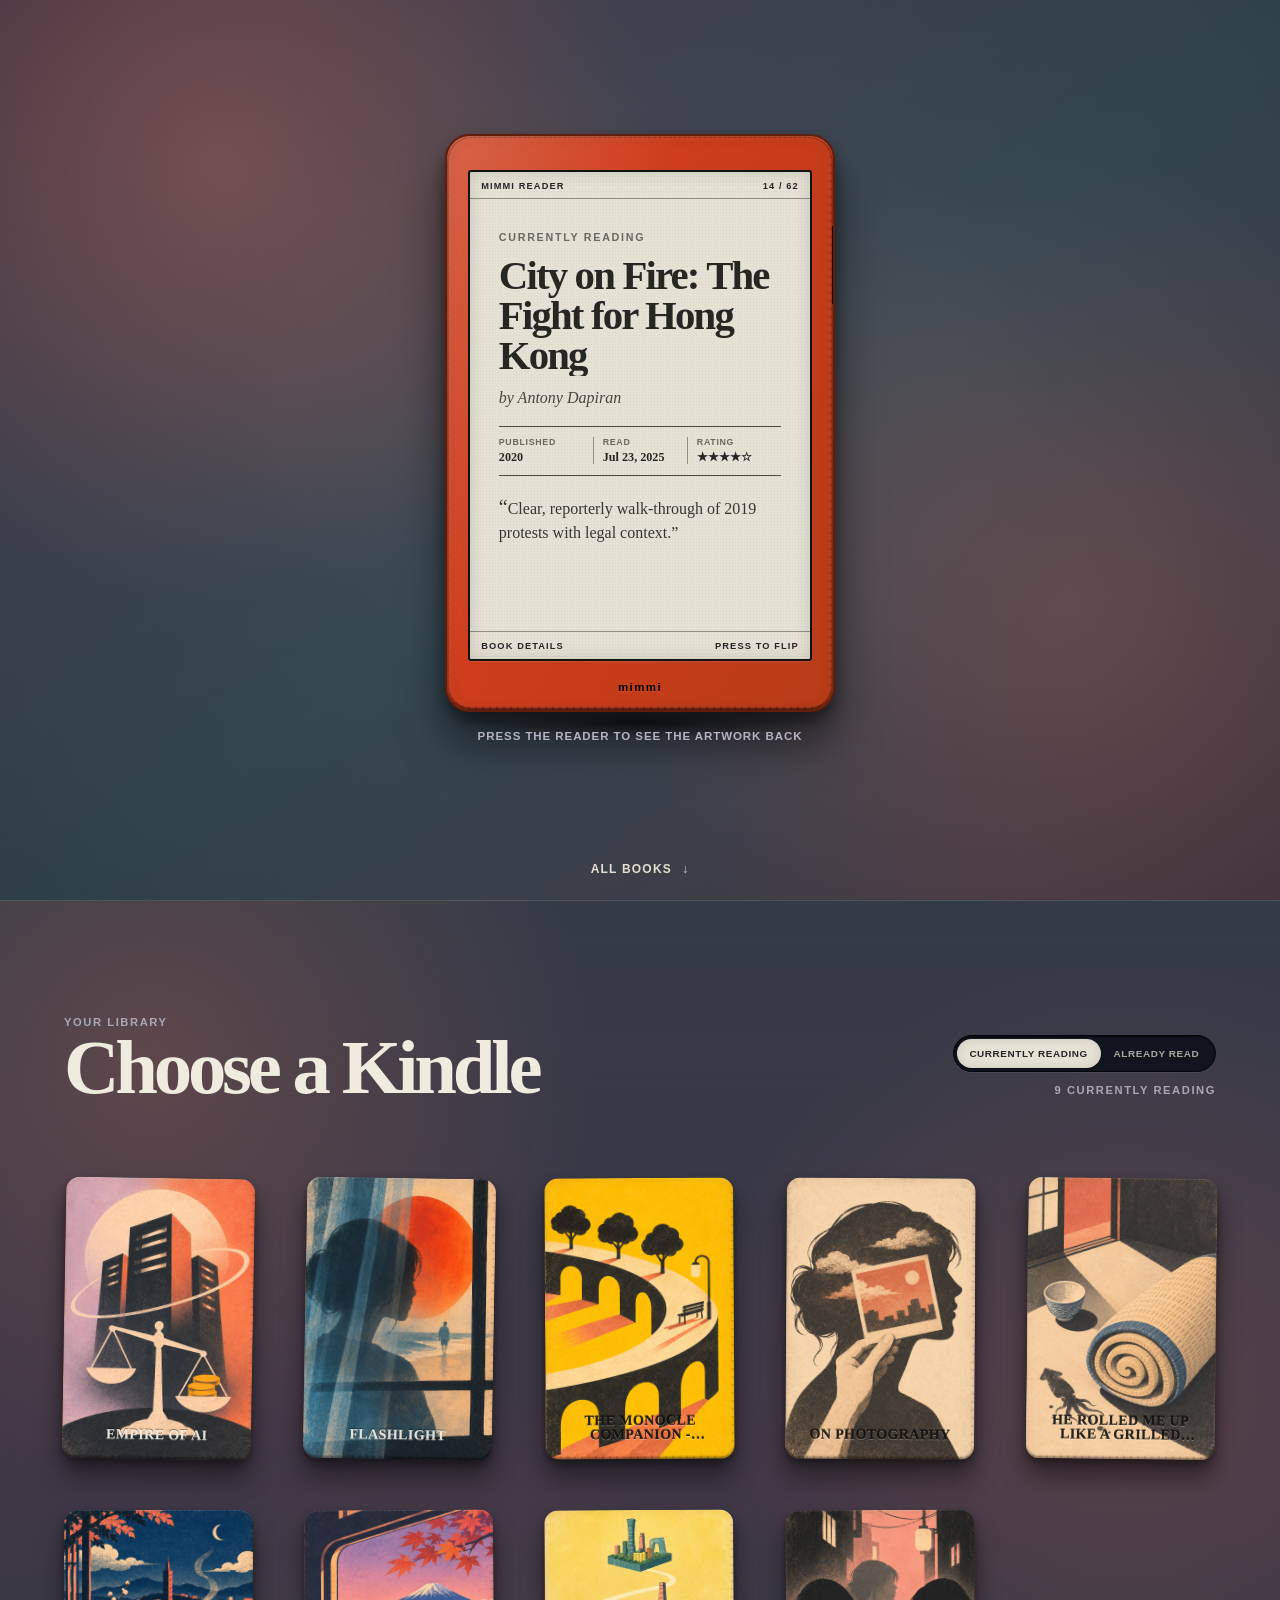
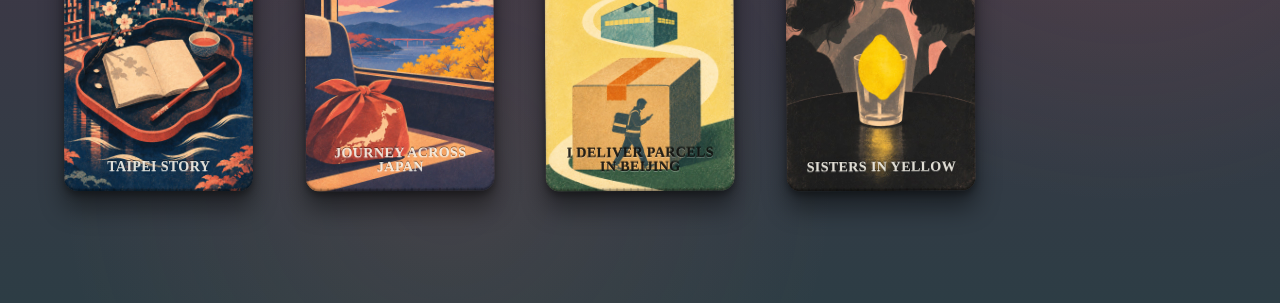
<file: index.html>
<!doctype html>
<html lang="en">
<head>
  <meta charset="utf-8"/>
  <meta name="viewport" content="width=device-width,initial-scale=1"/>
  <meta name="theme-color" content="#3b404c"/>
  <meta name="description" content="Mimmi’s books displayed as a tactile e-ink reader library."/>
  <title>Mimmi’s Kindle Library</title>
  <link rel="stylesheet" href="styles.css?v=20260907-kindle-21"/>
  <script src="script.js?v=20261115-kindle-20" defer></script>
</head>
<body>
  <main>
    <section class="hero" aria-labelledby="bookTitle">
      <div
        id="heroKindle"
        class="kindle"
        role="button"
        tabindex="0"
        aria-pressed="false"
        aria-label="Flip the reader to reveal the artwork back"
      >
        <div class="kindle-inner">
          <article class="kindle-face kindle-front">
            <div class="eink-screen" aria-live="polite">
              <header class="screen-status">
                <span>MIMMI READER</span>
                <span id="screenProgress">LIBRARY</span>
              </header>

              <div class="screen-content">
                <p id="bookStatus" class="screen-kicker">Opening library</p>
                <h1 id="bookTitle">Loading…</h1>
                <p class="screen-author">by <span id="bookAuthor">—</span></p>

                <dl class="screen-details">
                  <div>
                    <dt>Published</dt>
                    <dd id="bookReleased">—</dd>
                  </div>
                  <div>
                    <dt>Read</dt>
                    <dd id="bookRead">—</dd>
                  </div>
                  <div>
                    <dt>Rating</dt>
                    <dd id="bookRating">—</dd>
                  </div>
                </dl>

                <blockquote id="bookNote" class="screen-note">Preparing your next read.</blockquote>
              </div>

              <footer class="screen-footer">
                <span>BOOK DETAILS</span>
                <span>PRESS TO FLIP</span>
              </footer>
            </div>
            <span class="device-mark" aria-hidden="true">mimmi</span>
          </article>

          <article id="kindleBack" class="kindle-face kindle-back" aria-label="Book artwork printed on the reader back">
            <span class="back-seam" aria-hidden="true"></span>
          </article>
        </div>
      </div>

      <p id="flipHint" class="flip-hint">Press the reader to see the artwork back</p>
      <a class="scroll-cue" href="#library">All books <span aria-hidden="true">↓</span></a>
    </section>

    <section id="library" class="library" aria-labelledby="libraryTitle">
      <header class="library-header">
        <p>Your library</p>
        <h2 id="libraryTitle">Choose a Kindle</h2>
        <div class="library-toolbar">
          <div class="library-toggle" role="group" aria-label="Choose library status">
            <button class="filter-button" type="button" data-view="reading" aria-pressed="false">Currently reading</button>
            <button class="filter-button" type="button" data-view="read" aria-pressed="true">Already read</button>
          </div>
          <span id="libraryCount" class="library-count">— books</span>
        </div>
      </header>
      <div id="libraryGrid" class="library-grid" aria-live="polite"></div>
    </section>
  </main>
</body>
</html>
</file>
<file: styles.css>
:root{
  --desk:#3b404c;
  --desk-dark:#2d333d;
  --active-glow-rgb:178,167,193;
  --shell:#242424;
  --shell-deep:#151515;
  --shell-edge:#3d3d3d;
  --screen:#e5e2d5;
  --screen-ink:#262723;
  --screen-soft:#696961;
  --night-ink:#efecdf;
  --night-muted:#aaa6b6;
}

*{box-sizing:border-box;}
html{scroll-behavior:smooth;}
body{
  margin:0;
  min-width:320px;
  background:var(--desk);
  color:var(--night-ink);
  font-family:Inter,ui-sans-serif,-apple-system,BlinkMacSystemFont,"Segoe UI",sans-serif;
}
button{font:inherit;}

.hero{
  position:relative;
  isolation:isolate;
  display:grid;
  min-height:100svh;
  place-items:center;
  align-content:center;
  gap:1.15rem;
  padding:clamp(2rem,5vw,4.5rem) 1.25rem 5.5rem;
  overflow:hidden;
  background:
    radial-gradient(circle at 17% 18%,rgba(var(--active-glow-rgb),.34),transparent 34%),
    radial-gradient(circle at 84% 68%,rgba(var(--active-glow-rgb),.24),transparent 37%),
    radial-gradient(ellipse at 50% 44%,rgba(var(--active-glow-rgb),.12),transparent 46%),
    linear-gradient(145deg,#4b3c4b 0,#354954 52%,#4a3944 100%);
}
.hero::after{
  content:"";
  position:absolute;
  inset:0;
  z-index:0;
  pointer-events:none;
  background:radial-gradient(ellipse at 50% 44%,transparent 0 38%,rgba(11,13,19,.13) 76%,rgba(11,13,19,.28) 100%);
  opacity:.62;
}
.hero>*{z-index:1;}

.kindle{
  position:relative;
  width:min(84vw,390px);
  aspect-ratio:.675;
  border:0;
  outline:0;
  cursor:pointer;
  perspective:1500px;
  -webkit-tap-highlight-color:transparent;
}
.kindle::after{
  content:"";
  position:absolute;
  right:9%;
  bottom:-25px;
  left:9%;
  z-index:0;
  height:28px;
  border-radius:50%;
  background:radial-gradient(ellipse,rgba(0,0,0,.58) 0,rgba(0,0,0,.24) 38%,transparent 72%);
  pointer-events:none;
}
.kindle:focus-visible{outline:3px solid #efe6d7;outline-offset:10px;border-radius:28px;}
.kindle-inner{
  position:absolute;
  inset:0;
  z-index:1;
  transform-style:preserve-3d;
}
.kindle.is-flipped .kindle-inner{transform:rotateY(180deg);}
.kindle.is-turning-to-back .kindle-inner{animation:kindle-turn-to-back .54s cubic-bezier(.34,.02,.18,1) both;will-change:transform;}
.kindle.is-turning-to-front .kindle-inner{animation:kindle-turn-to-front .54s cubic-bezier(.34,.02,.18,1) both;will-change:transform;}
.kindle.is-turning-to-back::after,
.kindle.is-turning-to-front::after{animation:kindle-shadow .54s ease-in-out both;}
.kindle-face{
  position:absolute;
  inset:0;
  overflow:hidden;
  border:2px solid #0e0e0e;
  border-radius:25px;
  backface-visibility:hidden;
  -webkit-backface-visibility:hidden;
  box-shadow:
    0 30px 46px rgba(0,0,0,.53),
    0 8px 14px rgba(0,0,0,.38),
    inset 0 1px 0 rgba(255,255,255,.14),
    inset 0 -2px 2px rgba(0,0,0,.48);
}
.kindle-face::before{
  content:"";
  position:absolute;
  inset:0;
  z-index:8;
  border-radius:inherit;
  pointer-events:none;
  background:
    repeating-linear-gradient(90deg,rgba(255,255,255,.12) 0 1px,transparent 1px 5px) top/100% 3px no-repeat,
    repeating-linear-gradient(90deg,rgba(0,0,0,.24) 0 2px,transparent 2px 7px) bottom/100% 4px no-repeat,
    repeating-linear-gradient(0deg,rgba(255,255,255,.075) 0 1px,transparent 1px 6px) left/3px 100% no-repeat,
    repeating-linear-gradient(0deg,rgba(0,0,0,.18) 0 2px,transparent 2px 8px) right/4px 100% no-repeat;
  box-shadow:
    inset 0 0 0 2px rgba(0,0,0,.22),
    inset 0 0 0 5px rgba(255,255,255,.025),
    inset 0 0 16px rgba(0,0,0,.12);
  opacity:.72;
}

.kindle-front{
  padding:34px 21px 49px;
  background:linear-gradient(112deg,#333 0,#1f1f1f 48%,#181818 100%);
}
.kindle.has-custom-wrap .kindle-front{
  border-color:var(--wrap-edge);
  background:linear-gradient(112deg,rgba(255,255,255,.2),transparent 38%,rgba(85,52,0,.18)),var(--wrap-color);
}
.kindle-front::after{
  content:"";
  position:absolute;
  top:90px;
  right:-4px;
  width:5px;
  height:78px;
  border-radius:0 4px 4px 0;
  background:#101010;
  box-shadow:0 1px 0 #474747;
}
.eink-screen{
  position:relative;
  display:flex;
  height:100%;
  min-height:0;
  flex-direction:column;
  overflow:hidden;
  border:2px solid #111;
  border-radius:3px;
  background-color:var(--screen);
  background-image:radial-gradient(rgba(29,29,26,.055) .65px,transparent .7px);
  background-size:3px 3px;
  color:var(--screen-ink);
  box-shadow:
    inset 0 0 16px rgba(35,35,31,.16),
    0 1px 0 rgba(255,255,255,.1);
}
.screen-status,.screen-footer{
  display:flex;
  flex:0 0 auto;
  align-items:center;
  justify-content:space-between;
  padding:.55rem .7rem .48rem;
  font-size:.58rem;
  font-weight:700;
  letter-spacing:.12em;
}
.screen-status{border-bottom:1px solid rgba(38,39,35,.45);}
.screen-footer{border-top:1px solid rgba(38,39,35,.45);}
.screen-content{
  display:flex;
  min-height:0;
  flex:1;
  flex-direction:column;
  padding:clamp(1.25rem,4vw,2rem) clamp(1.1rem,4vw,1.8rem) 1.2rem;
}
.screen-kicker{
  margin:0 0 .8rem;
  color:var(--screen-soft);
  font-size:.67rem;
  font-weight:800;
  letter-spacing:.16em;
  text-transform:uppercase;
}
.screen-content h1{
  max-height:4.5em;
  margin:0;
  overflow:hidden;
  font:600 clamp(1.65rem,5vw,2.55rem)/.98 Georgia,"Times New Roman",serif;
  letter-spacing:-.045em;
}
.screen-author{
  margin:.75rem 0 1.15rem;
  color:#464740;
  font:italic 1rem/1.2 Georgia,"Times New Roman",serif;
}
.screen-details{
  display:grid;
  grid-template-columns:repeat(3,minmax(0,1fr));
  margin:0;
  padding:.65rem 0;
  border-top:1px solid #4b4c46;
  border-bottom:1px solid #4b4c46;
}
.screen-details div{min-width:0;padding-right:.4rem;}
.screen-details div+div{padding-left:.55rem;border-left:1px solid rgba(75,76,70,.55);}
.screen-details dt{
  margin:0 0 .25rem;
  color:var(--screen-soft);
  font-size:.55rem;
  font-weight:800;
  letter-spacing:.08em;
  text-transform:uppercase;
}
.screen-details dd{
  margin:0;
  overflow:hidden;
  font:700 .76rem/1.1 Georgia,"Times New Roman",serif;
  text-overflow:ellipsis;
  white-space:nowrap;
}
.screen-note{
  display:-webkit-box;
  margin:1.15rem 0 0;
  overflow:hidden;
  color:#363732;
  font:1rem/1.38 Georgia,"Times New Roman",serif;
  -webkit-box-orient:vertical;
  -webkit-line-clamp:6;
}
.screen-note::before{content:"“";font-size:1.25em;}
.screen-note::after{content:"”";}
.device-mark{
  position:absolute;
  right:0;
  bottom:17px;
  left:0;
  color:#080808;
  font-size:.72rem;
  font-weight:700;
  letter-spacing:.12em;
  text-align:center;
  text-shadow:0 1px 0 rgba(255,255,255,.08);
}

.kindle-back{
  padding:8.5% 9% 7%;
  transform:rotateY(180deg);
  background-color:#242424;
  background-image:
    linear-gradient(115deg,rgba(255,255,255,.035),transparent 32%,rgba(0,0,0,.13) 72%),
    repeating-linear-gradient(88deg,transparent 0 3px,rgba(255,255,255,.012) 3px 4px);
}
.kindle-back.has-custom-wrap{
  border-color:var(--wrap-edge);
  background-color:var(--wrap-color);
  background-image:var(--wrap-image);
  background-position:center;
  background-size:cover;
}
.kindle-back.has-custom-wrap .back-seam{display:none;}
.kindle-back::after{
  content:"";
  position:absolute;
  inset:0;
  z-index:5;
  pointer-events:none;
  background:linear-gradient(to bottom,transparent 0 34%,rgba(255,253,239,.08) 42%,rgba(255,253,239,.24) 49%,rgba(255,253,239,.07) 57%,transparent 66%);
  opacity:0;
  transform:translateY(-85%);
}
.kindle.is-turning-to-back .kindle-back::after{animation:kindle-light-sweep .54s ease-out both;}
.back-seam{
  position:absolute;
  inset:9px;
  border:1px solid rgba(255,255,255,.025);
  border-radius:18px;
  box-shadow:inset 0 0 18px rgba(0,0,0,.24);
}
.flip-hint{
  margin:0;
  color:#b7b2c1;
  font-size:.72rem;
  font-weight:700;
  letter-spacing:.08em;
  text-align:center;
  text-transform:uppercase;
}
.scroll-cue{
  position:absolute;
  bottom:1.5rem;
  color:#e5dece;
  font-size:.75rem;
  font-weight:700;
  letter-spacing:.1em;
  text-decoration:none;
  text-transform:uppercase;
}
.scroll-cue span{display:inline-block;margin-left:.35rem;animation:scroll-pulse 1.8s ease-in-out infinite;}

.library{
  min-height:100svh;
  padding:clamp(4rem,9vw,8rem) clamp(1rem,5vw,4rem) 7rem;
  border-top:1px solid rgba(255,255,255,.12);
  background:
    radial-gradient(circle at 12% 16%,rgba(var(--active-glow-rgb),.23),transparent 31%),
    radial-gradient(circle at 88% 48%,rgba(var(--active-glow-rgb),.16),transparent 34%),
    radial-gradient(circle at 35% 88%,rgba(var(--active-glow-rgb),.11),transparent 32%),
    linear-gradient(180deg,#343b47 0,#403746 58%,#2d3d45 100%);
}
.library-header{
  display:grid;
  grid-template-columns:minmax(0,1fr) auto;
  max-width:1220px;
  margin:0 auto clamp(2.5rem,6vw,5rem);
  align-items:end;
  gap:.35rem 2rem;
}
.library-header>p,.library-count{
  margin:0;
  color:var(--night-muted);
  font-size:.7rem;
  font-weight:800;
  letter-spacing:.14em;
  text-transform:uppercase;
}
.library-header h2{
  grid-column:1;
  margin:0;
  font:600 clamp(2.3rem,6vw,5.3rem)/.88 Georgia,"Times New Roman",serif;
  letter-spacing:-.055em;
}
.library-toolbar{
  display:flex;
  grid-column:2;
  grid-row:1/3;
  align-items:flex-end;
  flex-direction:column;
  gap:.75rem;
  padding-bottom:.35rem;
}
.library-toggle{
  display:flex;
  padding:3px;
  border:1px solid #05070c;
  border-radius:999px;
  background:#111520;
  box-shadow:inset 0 1px 2px rgba(0,0,0,.65),0 1px rgba(255,255,255,.06);
}
.filter-button{
  padding:.6rem .8rem .54rem;
  border:0;
  border-radius:999px;
  background:transparent;
  color:#a9a79f;
  cursor:pointer;
  font-size:.62rem;
  font-weight:800;
  letter-spacing:.06em;
  text-transform:uppercase;
}
.filter-button[aria-pressed="true"]{
  background:var(--screen);
  color:var(--screen-ink);
  box-shadow:inset 0 0 8px rgba(35,35,31,.13),0 1px 2px rgba(0,0,0,.45);
}
.filter-button:focus-visible{outline:2px solid var(--screen);outline-offset:3px;}
.library-grid{
  display:grid;
  grid-template-columns:repeat(auto-fill,minmax(165px,1fr));
  max-width:1220px;
  margin:0 auto;
  gap:clamp(1.5rem,4vw,3.5rem);
}
.library-card{
  position:relative;
  min-width:0;
  aspect-ratio:.675;
  padding:0;
  border:0;
  outline:0;
  background:transparent;
  color:inherit;
  cursor:pointer;
  font:inherit;
  -webkit-appearance:none;
  appearance:none;
  -webkit-tap-highlight-color:transparent;
  touch-action:manipulation;
  transition:transform .25s ease;
}
.library-card:focus-visible{outline:0;}
.library-device{
  position:relative;
  display:flex;
  width:100%;
  height:100%;
  align-items:center;
  justify-content:center;
  flex-direction:column;
  isolation:isolate;
  padding:1.25rem;
  overflow:hidden;
  border:0;
  border-radius:14px;
  background-color:#2a2a2a;
  background-image:
    linear-gradient(118deg,rgba(255,255,255,.035),transparent 34%,rgba(0,0,0,.12)),
    repeating-linear-gradient(89deg,transparent 0 3px,rgba(255,255,255,.012) 3px 4px);
  box-shadow:
    0 18px 25px rgba(0,0,0,.43),
    0 4px 7px rgba(0,0,0,.34),
    inset 0 1px 0 rgba(255,255,255,.1),
    inset 0 -2px 2px rgba(0,0,0,.38);
  transform:rotate(var(--device-tilt,0deg));
  transition:transform .25s ease,box-shadow .25s ease;
}
.library-device::before{
  content:"";
  position:absolute;
  inset:0;
  z-index:1;
  border-radius:inherit;
  pointer-events:none;
  background:
    repeating-linear-gradient(90deg,rgba(255,255,255,.09) 0 1px,transparent 1px 5px) top/100% 2px no-repeat,
    repeating-linear-gradient(90deg,rgba(0,0,0,.2) 0 2px,transparent 2px 7px) bottom/100% 3px no-repeat,
    repeating-linear-gradient(0deg,rgba(255,255,255,.055) 0 1px,transparent 1px 6px) left/2px 100% no-repeat,
    repeating-linear-gradient(0deg,rgba(0,0,0,.15) 0 2px,transparent 2px 8px) right/3px 100% no-repeat;
  box-shadow:inset 0 0 12px rgba(0,0,0,.1);
  opacity:.62;
}
.library-device.has-custom-wrap{
  background-color:var(--wrap-color);
  background-image:var(--wrap-image);
  background-position:center;
  background-size:cover;
}
.library-device-title{
  position:absolute;
  right:9%;
  bottom:6%;
  left:9%;
  z-index:2;
  display:-webkit-box;
  margin:0;
  overflow:hidden;
  color:var(--imprint-color,#f4f1e7);
  font:800 clamp(.65rem,1.15vw,.88rem)/1.04 Georgia,"Times New Roman",serif;
  letter-spacing:.025em;
  opacity:.9;
  text-align:center;
  text-shadow:0 1px 0 rgba(255,255,255,.3),0 -1px 0 rgba(0,0,0,.48);
  text-transform:uppercase;
  -webkit-box-orient:vertical;
  -webkit-line-clamp:2;
}
.library-card:hover,
.library-card:focus-visible{
  z-index:2;
  transform:translateY(-7px);
}
.library-card:hover .library-device,
.library-card:focus-visible .library-device{
  box-shadow:
    0 24px 30px rgba(0,0,0,.48),
    0 6px 9px rgba(0,0,0,.37),
    inset 0 1px 0 rgba(255,255,255,.1),
    inset 0 -2px 2px rgba(0,0,0,.38);
  transform:rotate(0deg);
}
.library-loading,.library-error{
  grid-column:1/-1;
  margin:0;
  color:#bbb6c2;
  font:600 1.15rem/1.4 Georgia,"Times New Roman",serif;
  text-align:center;
}

@keyframes scroll-pulse{0%,100%{transform:translateY(0);}50%{transform:translateY(5px);}}
@keyframes kindle-turn-to-back{
  0%{transform:translate3d(0,0,0) rotateY(0) scale(1);}
  48%{transform:translate3d(0,-11px,0) rotateY(90deg) scale(.96);}
  100%{transform:translate3d(0,0,0) rotateY(180deg) scale(1);}
}
@keyframes kindle-turn-to-front{
  0%{transform:translate3d(0,0,0) rotateY(180deg) scale(1);}
  52%{transform:translate3d(0,-11px,0) rotateY(90deg) scale(.96);}
  100%{transform:translate3d(0,0,0) rotateY(0) scale(1);}
}
@keyframes kindle-shadow{
  0%,100%{opacity:1;transform:translateY(0) scaleX(1);}
  50%{opacity:.42;transform:translateY(10px) scaleX(.48);}
}
@keyframes kindle-light-sweep{
  0%,34%{opacity:0;transform:translateY(-85%);}
  52%{opacity:.42;}
  78%{opacity:.24;}
  100%{opacity:0;transform:translateY(85%);}
}
@media (max-width:620px){
  .hero{padding-inline:.7rem;}
  .kindle{width:min(88vw,355px);}
  .kindle-front{padding:28px 17px 43px;}
  .screen-content{padding:1.15rem 1rem .9rem;}
  .screen-content h1{font-size:clamp(1.45rem,7.5vw,2.05rem);}
  .screen-author{margin:.55rem 0 .85rem;}
  .screen-note{margin-top:.85rem;font-size:.88rem;-webkit-line-clamp:5;}
  .device-mark{bottom:14px;}
  .library{padding-inline:.85rem;}
  .library-header{grid-template-columns:1fr;}
  .library-toolbar{grid-column:1;grid-row:auto;align-items:flex-start;margin-top:.9rem;padding:0;}
  .library-toggle{width:100%;}
  .filter-button{flex:1;}
  .library-grid{grid-template-columns:repeat(2,minmax(0,1fr));gap:1.1rem .8rem;}
  .library-device{padding:.85rem;border-radius:11px;}
  .library-device-title{font-size:clamp(.58rem,3.1vw,.76rem);}
}

@media (prefers-reduced-motion:reduce){
  html{scroll-behavior:auto;}
  *,*::before,*::after{animation-duration:.01ms!important;animation-iteration-count:1!important;transition-duration:.01ms!important;}
}
</file>
